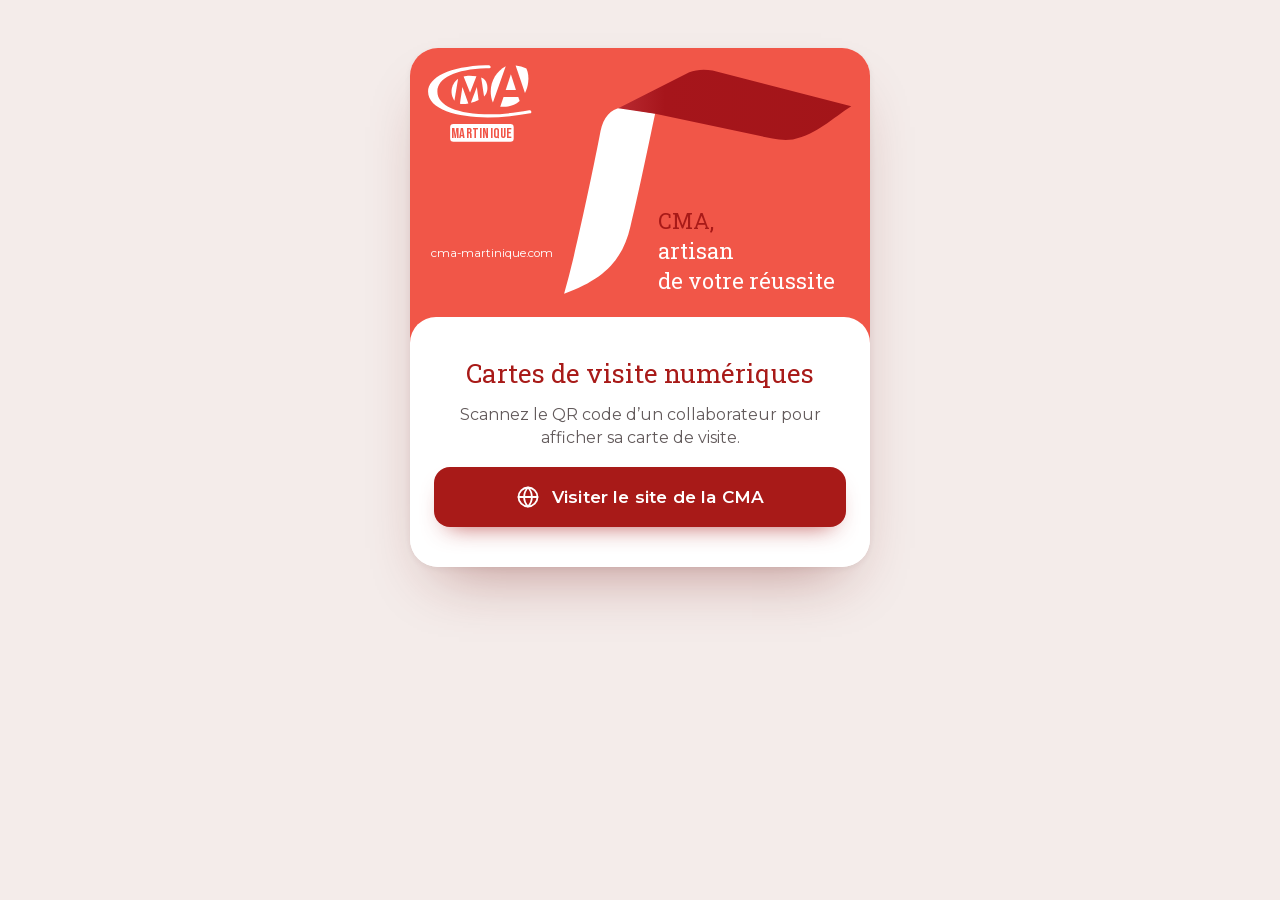
<file: index.html>
<!doctype html>
<html lang="fr">
<head>
  <meta charset="utf-8">
  <meta name="viewport" content="width=device-width, initial-scale=1, viewport-fit=cover">
  <meta name="robots" content="noindex, nofollow">
  <meta name="theme-color" content="#F15648">
  <title>Cartes de visite – CMA Martinique</title>
  <meta name="description" content="Carte de visite numérique – Chambre de Métiers et de l’Artisanat de Martinique">
  <meta property="og:title" content="Carte de visite – CMA Martinique">
  <meta property="og:description" content="Chambre de Métiers et de l’Artisanat de Martinique">
  <link rel="icon" href="assets/img/favicon.svg" type="image/svg+xml">
  <link rel="apple-touch-icon" href="assets/img/apple-touch-icon.png">
  <link rel="preload" href="assets/fonts/montserrat.woff2" as="font" type="font/woff2" crossorigin>
  <link rel="preload" href="assets/fonts/roboto-slab.woff2" as="font" type="font/woff2" crossorigin>
  <link rel="stylesheet" href="assets/css/carte.css">
  <script>window.CMA_ACCUEIL = true; window.CMA_RACINE = "";</script>
  <script src="assets/js/carte.js" defer></script>
</head>
<body>
  <div class="page">
    <main id="carte" class="carte">
      <noscript><p style="padding:24px">Activez JavaScript pour afficher cette carte de visite.</p></noscript>
    </main>
  </div>
  <div id="toast" class="toast" role="status" aria-live="polite"></div>
</body>
</html>
</file>
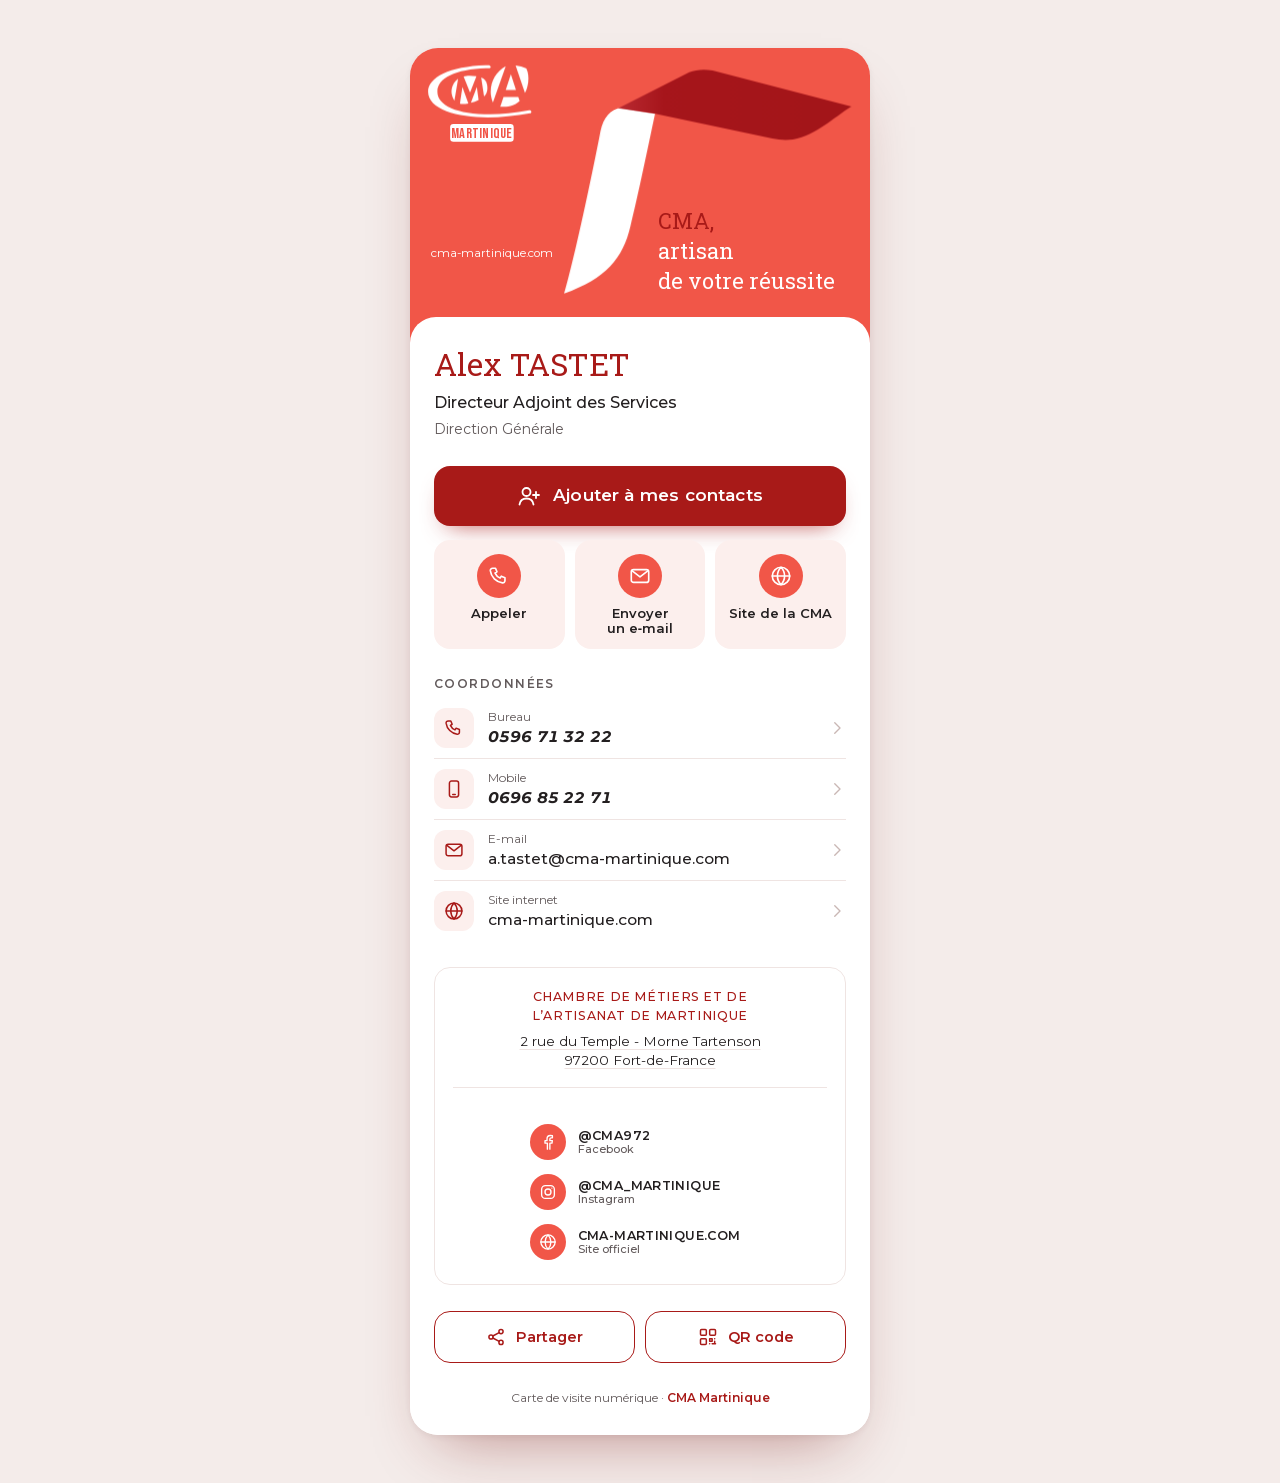
<file: alex-tastet/index.html>
<!doctype html>
<html lang="fr">
<head>
  <meta charset="utf-8">
  <meta name="viewport" content="width=device-width, initial-scale=1, viewport-fit=cover">
  <meta name="robots" content="noindex, nofollow">
  <meta name="theme-color" content="#F15648">
  <title>Carte de visite – CMA Martinique</title>
  <meta name="description" content="Carte de visite numérique – Chambre de Métiers et de l’Artisanat de Martinique">
  <meta property="og:title" content="Carte de visite – CMA Martinique">
  <meta property="og:description" content="Chambre de Métiers et de l’Artisanat de Martinique">
  <link rel="icon" href="../assets/img/favicon.svg" type="image/svg+xml">
  <link rel="apple-touch-icon" href="../assets/img/apple-touch-icon.png">
  <link rel="preload" href="../assets/fonts/montserrat.woff2" as="font" type="font/woff2" crossorigin>
  <link rel="preload" href="../assets/fonts/roboto-slab.woff2" as="font" type="font/woff2" crossorigin>
  <link rel="stylesheet" href="../assets/css/carte.css">
  <script src="../assets/vendor/qrcode.js" defer></script>
  <script src="../assets/js/carte.js" defer></script>
</head>
<body>
  <!-- Page générique : la carte affichée dépend du nom de ce dossier.
       Pour créer une nouvelle carte, copiez ce dossier et renommez-le
       avec l'identifiant ("id") de l'agent défini dans data/agents.json. -->
  <div class="page">
    <main id="carte" class="carte">
      <noscript><p style="padding:24px">Activez JavaScript pour afficher cette carte de visite.</p></noscript>
    </main>
  </div>
  <div id="toast" class="toast" role="status" aria-live="polite"></div>
</body>
</html>
</file>
<file: assets/css/carte.css>
/* ==========================================================================
   Cartes de visite numériques – CMA Martinique
   Charte reprise des cartes imprimées : recto corail + ruban,
   verso blanc, noms en Roboto Slab, coordonnées en Montserrat.
   ========================================================================== */

@font-face { font-family: "Roboto Slab"; src: url("../fonts/roboto-slab.woff2") format("woff2"); font-weight: 100 900; font-style: normal; font-display: swap; }
@font-face { font-family: "Montserrat"; src: url("../fonts/montserrat.woff2") format("woff2"); font-weight: 100 900; font-style: normal; font-display: swap; }
@font-face { font-family: "Montserrat"; src: url("../fonts/montserrat-italic.woff2") format("woff2"); font-weight: 100 900; font-style: italic; font-display: swap; }
@font-face { font-family: "Bebas Neue"; src: url("../fonts/bebas-neue.woff2") format("woff2"); font-weight: 400; font-style: normal; font-display: swap; }

:root {
  /* Couleurs relevées sur les fichiers d'impression */
  --corail: #F15648;        /* fond du recto CMA Martinique */
  --rouge: #A81A18;         /* logo, noms, mentions institutionnelles */
  --bordeaux: #A6151B;      /* pli du ruban */
  --encre: #231F20;         /* texte courant du verso */
  --gris: #625A5B;          /* texte secondaire (contraste AA sur blanc) */
  --filet: #EFE4E2;         /* séparateurs */
  --teinte: #FCEFED;        /* fonds légers des pastilles */
  --blanc: #FFFFFF;
  --fond: #F4ECEA;          /* arrière-plan autour de la carte */

  --f-titre: "Roboto Slab", Georgia, "Times New Roman", serif;
  --f-texte: "Montserrat", "Helvetica Neue", Arial, sans-serif;
  --f-badge: "Bebas Neue", "Arial Narrow", Impact, sans-serif;

  --rayon: 16px;
  --ombre: 0 30px 60px -28px rgba(120, 22, 18, .45), 0 2px 6px rgba(35, 31, 32, .06);
  color-scheme: light;
}

*, *::before, *::after { box-sizing: border-box; }

html { -webkit-text-size-adjust: 100%; }

body {
  margin: 0;
  background: var(--fond);
  color: var(--encre);
  font-family: var(--f-texte);
  font-size: 16px;
  line-height: 1.45;
  -webkit-font-smoothing: antialiased;
}

a { color: inherit; }
button { font: inherit; color: inherit; }
svg { display: block; }

:focus-visible { outline: 3px solid var(--rouge); outline-offset: 3px; border-radius: 6px; }

.sr-only {
  position: absolute; width: 1px; height: 1px; padding: 0; margin: -1px;
  overflow: hidden; clip: rect(0 0 0 0); white-space: nowrap; border: 0;
}

/* ----- Mise en page générale ------------------------------------------ */

.page {
  min-height: 100vh;
  min-height: 100dvh;
  display: flex;
  justify-content: center;
  align-items: flex-start;
}

.carte {
  position: relative;
  width: 100%;
  max-width: 460px;
  min-height: 100vh;
  min-height: 100dvh;
  background: var(--blanc);
  overflow: hidden;
}

@media (min-width: 560px) {
  .page { padding: 48px 20px; }
  .carte { min-height: 0; border-radius: 28px; box-shadow: var(--ombre); }
}

/* ----- Recto : bandeau corail ------------------------------------------ */

.recto {
  position: relative;
  background: var(--corail);
  padding-top: env(safe-area-inset-top, 0px);
}

.recto svg { width: 100%; height: auto; }

.recto .slogan { font-family: var(--f-titre); font-size: 47px; fill: var(--blanc); }
.recto .slogan .cma { fill: var(--rouge); }
.recto .site { font-family: var(--f-texte); font-size: 25px; fill: var(--blanc); }
.recto .badge-texte { font-family: var(--f-badge); font-size: 31px; letter-spacing: .5px; fill: var(--corail); }

.ruban-lame, .ruban-pli { transform-box: fill-box; }

@media (prefers-reduced-motion: no-preference) {
  .ruban-lame { animation: lame .9s cubic-bezier(.2, .7, .2, 1) both; transform-origin: 0% 100%; }
  .ruban-pli { animation: pli .9s .25s cubic-bezier(.2, .7, .2, 1) both; transform-origin: 0% 50%; }
  .verso { animation: monte .7s .1s cubic-bezier(.2, .7, .2, 1) both; }
  .verso > * { animation: apparait .6s cubic-bezier(.2, .7, .2, 1) both; }
  .verso > :nth-child(2) { animation-delay: .18s; }
  .verso > :nth-child(3) { animation-delay: .24s; }
  .verso > :nth-child(4) { animation-delay: .30s; }
  .verso > :nth-child(n+5) { animation-delay: .36s; }
}

@keyframes lame { from { transform: translate(-6%, 14%) scale(.9); opacity: .4; } }
@keyframes pli { from { transform: scaleX(.35); opacity: .3; } }
@keyframes monte { from { transform: translateY(28px); } }
@keyframes apparait { from { opacity: 0; transform: translateY(10px); } }

/* ----- Verso : la feuille blanche -------------------------------------- */

.verso {
  position: relative;
  margin-top: -30px;
  background: var(--blanc);
  border-radius: 26px 26px 0 0;
  padding: 30px 24px calc(28px + env(safe-area-inset-bottom, 0px));
  padding-left: max(24px, env(safe-area-inset-left, 0px));
  padding-right: max(24px, env(safe-area-inset-right, 0px));
  display: flex;
  flex-direction: column;
  gap: 26px;
}

/* Identité */
.identite { display: flex; gap: 16px; align-items: center; }
.identite__texte { min-width: 0; flex: 1 1 auto; }
.logo-agent { flex: none; align-self: flex-start; width: 92px; height: auto; }

.photo {
  flex: none;
  width: 76px; height: 76px;
  border-radius: 50%;
  object-fit: cover;
  border: 3px solid var(--blanc);
  box-shadow: 0 0 0 2px var(--corail);
}

.nom {
  margin: 0;
  font-family: var(--f-titre);
  font-weight: 400;
  font-size: clamp(26px, 7.4vw, 31px);
  line-height: 1.12;
  color: var(--rouge);
  text-wrap: balance;
  overflow-wrap: anywhere;
}
.nom .patronyme { text-transform: uppercase; }

.fonction {
  margin: 10px 0 0;
  font-weight: 500;
  font-size: 16px;
  line-height: 1.4;
  color: var(--encre);
  text-wrap: pretty;
}

.service {
  margin: 6px 0 0;
  font-size: 14px;
  line-height: 1.4;
  color: var(--gris);
  text-wrap: pretty;
}

/* Bouton principal */
.btn-contact {
  display: flex;
  align-items: center;
  justify-content: center;
  gap: 12px;
  width: 100%;
  min-height: 60px;
  padding: 14px 20px;
  border: 0;
  border-radius: var(--rayon);
  background: var(--rouge);
  color: var(--blanc);
  font-weight: 600;
  font-size: 17px;
  letter-spacing: .01em;
  cursor: pointer;
  box-shadow: 0 12px 24px -14px rgba(168, 26, 24, .8);
  transition: transform .15s ease, box-shadow .15s ease, background-color .15s ease;
  -webkit-tap-highlight-color: transparent;
}
.btn-contact svg { width: 24px; height: 24px; flex: none; }
.btn-contact:hover { background: #951614; }
.btn-contact:active { transform: scale(.98); box-shadow: 0 6px 14px -10px rgba(168, 26, 24, .8); }

/* Actions rapides */
.actions {
  display: flex;
  gap: 10px;
  margin-top: -12px;
}

.action {
  flex: 1 1 0;
  min-width: 0;
  display: flex;
  flex-direction: column;
  align-items: center;
  justify-content: flex-start;
  gap: 8px;
  min-height: 96px;
  padding: 14px 6px 12px;
  border: 0;
  border-radius: var(--rayon);
  background: var(--teinte);
  color: var(--encre);
  font-size: 13px;
  font-weight: 600;
  line-height: 1.2;
  text-align: center;
  text-decoration: none;
  cursor: pointer;
  transition: transform .15s ease, background-color .15s ease;
  -webkit-tap-highlight-color: transparent;
}
.action:hover { background: #F9E2DE; }
.action:active { transform: scale(.96); }

.pastille {
  display: grid;
  place-items: center;
  width: 44px; height: 44px;
  border-radius: 50%;
  background: var(--corail);
  color: var(--blanc);
  flex: none;
}
.pastille svg { width: 22px; height: 22px; }

/* Coordonnées */
.bloc-titre {
  margin: 0 0 6px;
  font-size: 12px;
  font-weight: 600;
  letter-spacing: .12em;
  text-transform: uppercase;
  color: var(--gris);
}

.coordonnees { list-style: none; margin: 0; padding: 0; }
.coordonnees li + li { border-top: 1px solid var(--filet); }

.ligne {
  display: flex;
  align-items: center;
  gap: 14px;
  min-height: 60px;
  padding: 10px 0;
  text-decoration: none;
  -webkit-tap-highlight-color: transparent;
}
.ligne__icone {
  display: grid; place-items: center;
  width: 40px; height: 40px;
  border-radius: 12px;
  background: var(--teinte);
  color: var(--rouge);
  flex: none;
}
.ligne__icone svg { width: 20px; height: 20px; }
.ligne__texte { min-width: 0; display: flex; flex-direction: column; }
.ligne__libelle { font-size: 12px; color: var(--gris); }
.ligne__valeur { font-size: 15.5px; font-weight: 500; overflow-wrap: anywhere; }
.insecable { white-space: nowrap; }
.ligne__valeur.tel { font-style: italic; font-weight: 700; letter-spacing: .01em; font-variant-numeric: tabular-nums; }
a.ligne:hover .ligne__valeur { color: var(--rouge); }
.ligne__fleche { margin-left: auto; color: #C9B7B4; flex: none; }
.ligne__fleche svg { width: 18px; height: 18px; }

/* Bloc institutionnel (comme au verso imprimé) */
.institution {
  padding: 20px 18px;
  border-radius: var(--rayon);
  border: 1px solid var(--filet);
  text-align: center;
}
.institution__nom {
  margin: 0;
  font-size: 12.5px;
  font-weight: 500;
  letter-spacing: .05em;
  line-height: 1.5;
  text-transform: uppercase;
  color: var(--rouge);
  text-wrap: balance;
}
.institution__adresse {
  display: inline-block;
  margin-top: 6px;
  font-size: 13.5px;
  color: var(--encre);
  text-decoration: underline;
  text-decoration-color: var(--filet);
  text-underline-offset: 3px;
}
.institution__adresse:hover { text-decoration-color: var(--rouge); }

.reseaux {
  list-style: none;
  margin: 16px 0 0;
  padding: 16px 0 0;
  border-top: 1px solid var(--filet);
  display: flex;
  flex-direction: column;
  align-items: flex-start;
  gap: 6px;
}
.reseaux li { max-width: 100%; }
.institution .reseaux { width: fit-content; max-width: 100%; margin-inline: auto; padding-inline: 0; border-top: 0; }
.institution__sep { margin: 16px 0 0; border: 0; border-top: 1px solid var(--filet); }
.reseau {
  display: inline-flex;
  align-items: center;
  gap: 12px;
  min-height: 44px;
  padding: 4px 14px 4px 4px;
  border-radius: 999px;
  text-decoration: none;
  color: var(--encre);
  transition: background-color .15s ease;
}
.reseau:hover { background: var(--teinte); }
.reseau .pastille { width: 36px; height: 36px; }
.reseau .pastille svg { width: 18px; height: 18px; }
.reseau__texte {
  display: flex;
  flex-direction: column;
  min-width: 0;
  text-align: left;
  font-size: 12.5px;
  font-weight: 600;
  letter-spacing: .03em;
  text-transform: uppercase;
  line-height: 1.25;
  overflow-wrap: anywhere;
}
.reseau__texte small { font-size: 11px; font-weight: 500; letter-spacing: 0; text-transform: none; color: var(--gris); }

/* Partage */
.partage { display: grid; grid-template-columns: 1fr 1fr; gap: 10px; }
.btn-secondaire {
  display: flex;
  align-items: center;
  justify-content: center;
  gap: 10px;
  min-height: 52px;
  padding: 10px 14px;
  border: 1.5px solid var(--rouge);
  border-radius: var(--rayon);
  background: var(--blanc);
  color: var(--rouge);
  font-weight: 600;
  font-size: 14.5px;
  cursor: pointer;
  transition: background-color .15s ease, transform .15s ease;
  -webkit-tap-highlight-color: transparent;
}
.btn-secondaire svg { width: 20px; height: 20px; flex: none; }
.btn-secondaire:hover { background: var(--teinte); }
.btn-secondaire:active { transform: scale(.97); }

.pied {
  margin: 0;
  font-size: 12px;
  color: var(--gris);
  text-align: center;
}
.pied a { color: var(--rouge); font-weight: 600; text-decoration: none; }

/* ----- Fenêtres (appel, partage, QR code) ------------------------------ */

dialog.feuille {
  width: min(460px, 100%);
  max-width: 100%;
  max-height: 92vh;
  margin: auto auto 0;
  padding: 0;
  border: 0;
  border-radius: 24px 24px 0 0;
  background: var(--blanc);
  color: var(--encre);
  box-shadow: 0 -20px 60px rgba(35, 31, 32, .25);
}
dialog.feuille::backdrop { background: rgba(35, 31, 32, .5); backdrop-filter: blur(2px); -webkit-backdrop-filter: blur(2px); }
@media (min-width: 560px) {
  dialog.feuille { margin: auto; border-radius: 24px; }
}
@media (prefers-reduced-motion: no-preference) {
  dialog.feuille[open] { animation: glisse .3s cubic-bezier(.2, .7, .2, 1); }
}
@keyframes glisse { from { transform: translateY(40px); opacity: .4; } }

.feuille__corps {
  padding: 22px 22px calc(24px + env(safe-area-inset-bottom, 0px));
  display: flex;
  flex-direction: column;
  gap: 14px;
}
.feuille__entete { display: flex; align-items: center; justify-content: space-between; gap: 12px; }
.feuille__titre { margin: 0; font-family: var(--f-titre); font-weight: 400; font-size: 22px; color: var(--rouge); }
.btn-fermer {
  display: grid; place-items: center;
  width: 44px; height: 44px;
  border: 0; border-radius: 50%;
  background: var(--teinte);
  color: var(--encre);
  cursor: pointer;
  flex: none;
}
.btn-fermer svg { width: 20px; height: 20px; }

.choix { list-style: none; margin: 0; padding: 0; display: flex; flex-direction: column; gap: 8px; }
.choix__btn {
  display: flex;
  align-items: center;
  gap: 14px;
  width: 100%;
  min-height: 58px;
  padding: 8px 14px;
  border: 1px solid var(--filet);
  border-radius: 14px;
  background: var(--blanc);
  text-align: left;
  text-decoration: none;
  font-weight: 600;
  font-size: 15px;
  cursor: pointer;
}
.choix__btn:hover { border-color: var(--corail); background: var(--teinte); }
.choix__btn .pastille { width: 38px; height: 38px; }
.choix__btn .pastille svg { width: 19px; height: 19px; }
.choix__btn small { display: block; font-weight: 500; font-size: 12.5px; color: var(--gris); }

/* QR code */
.qr-cadre {
  align-self: center;
  width: min(260px, 72vw);
  padding: 14px;
  border-radius: 18px;
  background: var(--blanc);
  border: 1px solid var(--filet);
}
.qr-cadre svg { width: 100%; height: auto; }
.qr-legende { margin: 0; text-align: center; font-size: 13px; color: var(--gris); overflow-wrap: anywhere; }
.qr-legende strong { display: block; font-family: var(--f-titre); font-weight: 400; font-size: 18px; color: var(--rouge); }
.qr-actions { display: grid; grid-template-columns: 1fr 1fr; gap: 10px; }
.qr-actions .btn-secondaire:last-child:nth-child(odd) { grid-column: 1 / -1; }

/* Message bref (lien copié, etc.) */
.toast {
  position: fixed;
  left: 50%;
  bottom: calc(24px + env(safe-area-inset-bottom, 0px));
  transform: translate(-50%, 20px);
  padding: 12px 18px;
  border-radius: 999px;
  background: var(--encre);
  color: var(--blanc);
  font-size: 14px;
  font-weight: 500;
  opacity: 0;
  pointer-events: none;
  transition: opacity .2s ease, transform .2s ease;
  z-index: 100;
}
.toast.visible { opacity: 1; transform: translate(-50%, 0); }

/* Carte inactive ou introuvable */
.message { text-align: center; padding: 8px 0 12px; }
.message h1 { margin: 0 0 10px; font-family: var(--f-titre); font-weight: 400; font-size: 26px; color: var(--rouge); }
.message p { margin: 0 0 18px; color: var(--gris); }
.message .btn-contact { text-decoration: none; }
</file>
